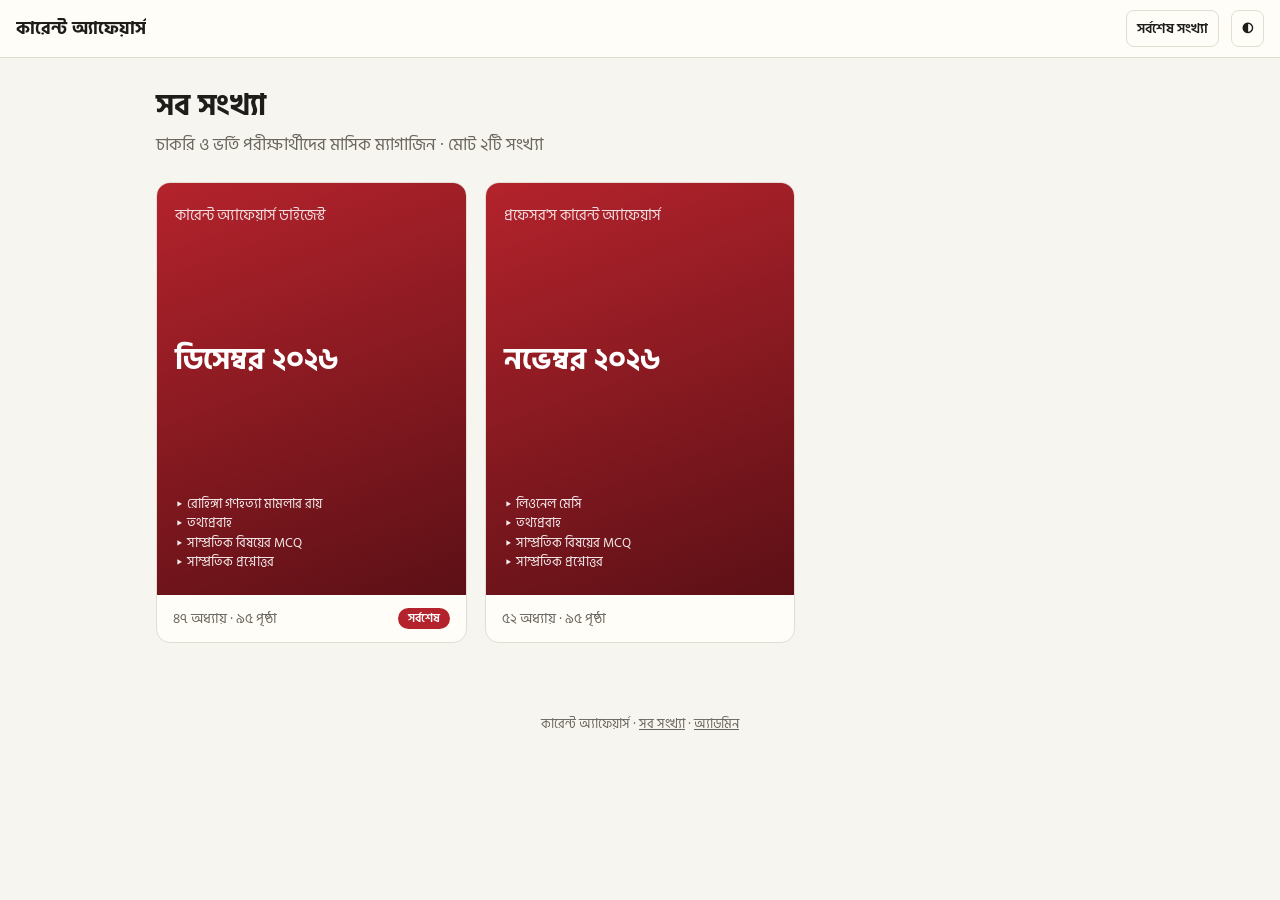
<file: archive.html>
<!doctype html>
<html lang="bn">
<head>
<meta charset="utf-8">
<meta name="viewport" content="width=device-width, initial-scale=1">
<title>সব সংখ্যা • কারেন্ট অ্যাফেয়ার্স</title>
<meta name="description" content="চাকরি ও ভর্তি পরীক্ষার্থীদের মাসিক ম্যাগাজিন">
<script>try{var t=localStorage.getItem('theme');if(t)document.documentElement.dataset.theme=t;var f=localStorage.getItem('fs');if(f)document.documentElement.style.setProperty('--fs',f+'px')}catch(e){}</script>
<link rel="preconnect" href="https://fonts.googleapis.com">
<link rel="preconnect" href="https://fonts.gstatic.com" crossorigin>
<link href="https://fonts.googleapis.com/css2?family=Hind+Siliguri:wght@400;600;700&family=Noto+Serif+Bengali:wght@400;600;700&display=swap" rel="stylesheet">
<link rel="stylesheet" href="assets/site.css">
</head>
<body data-root="">
<div class="top">
  <a class="brand" href="index.html">কারেন্ট অ্যাফেয়ার্স</a>
  <span class="sp"></span>
  <a class="nav" href="index.html">সর্বশেষ সংখ্যা</a>
  <button class="btn" id="themeBtn" title="থিম">◐</button>
</div>
<div class="archive">
  <h1>সব সংখ্যা</h1>
  <p>চাকরি ও ভর্তি পরীক্ষার্থীদের মাসিক ম্যাগাজিন · মোট ২টি সংখ্যা</p>
  <div class="issues">
<a class="issue" href="issues/2026-12/">
  <div class="cover"><div class="mt">কারেন্ট অ্যাফেয়ার্স ডাইজেস্ট</div><div class="mm">ডিসেম্বর ২০২৬</div>
  <ul><li>রোহিঙ্গা গণহত্যা মামলার রায়</li><li>তথ্যপ্রবাহ</li><li>সাম্প্রতিক বিষয়ের MCQ</li><li>সাম্প্রতিক প্রশ্নোত্তর</li></ul></div>
  <div class="info"><span>৪৭ অধ্যায় · ৯৫ পৃষ্ঠা</span><span class="badge">সর্বশেষ</span></div>
</a>
<a class="issue" href="issues/2026-11/">
  <div class="cover"><div class="mt">প্রফেসর&#39;স কারেন্ট অ্যাফেয়ার্স</div><div class="mm">নভেম্বর ২০২৬</div>
  <ul><li>লিওনেল মেসি</li><li>তথ্যপ্রবাহ</li><li>সাম্প্রতিক বিষয়ের MCQ</li><li>সাম্প্রতিক প্রশ্নোত্তর</li></ul></div>
  <div class="info"><span>৫২ অধ্যায় · ৯৫ পৃষ্ঠা</span></div>
</a>
  </div>
</div>
<div class="foot">কারেন্ট অ্যাফেয়ার্স · <a href="archive.html">সব সংখ্যা</a> · <a href="admin.html" id="adminLink">অ্যাডমিন</a></div>
<script src="assets/site.js"></script>
<script src="assets/admin.js" defer></script>
</body>
</html>
</file>
<file: assets/site.css>
:root{
  --bg:#f7f5f0; --paper:#fffdf8; --ink:#1f1d1a; --muted:#6b665d; --line:#e3ddd1;
  --accent:#b4232c; --accent-soft:#fbeaea; --side:#fbf9f4; --fact:#f1ece1; --mark:#ffe58a;
  --fs:17px;
}
@media (prefers-color-scheme: dark){
  :root:not([data-theme="light"]){
    --bg:#141311; --paper:#1c1b18; --ink:#ebe6dc; --muted:#a39c8f; --line:#34312b;
    --accent:#ef6b6b; --accent-soft:#3a2224; --side:#191815; --fact:#26241f; --mark:#6b5a12;
  }
}
:root[data-theme="dark"]{
  --bg:#141311; --paper:#1c1b18; --ink:#ebe6dc; --muted:#a39c8f; --line:#34312b;
  --accent:#ef6b6b; --accent-soft:#3a2224; --side:#191815; --fact:#26241f; --mark:#6b5a12;
}
*{box-sizing:border-box}
html{scroll-behavior:smooth;scroll-padding-top:70px}
body{margin:0;background:var(--bg);color:var(--ink);font:var(--fs)/1.75 "Noto Serif Bengali","Nirmala UI",serif}
a{color:var(--accent)}
.top{position:sticky;top:0;z-index:20;display:flex;align-items:center;gap:12px;padding:10px 16px;
  background:var(--paper);border-bottom:1px solid var(--line)}
.top .brand{font:700 18px "Hind Siliguri",sans-serif;color:var(--ink);text-decoration:none;white-space:nowrap;overflow:hidden;text-overflow:ellipsis}
.top .sp{flex:1}
.btn{font:600 14px "Hind Siliguri",sans-serif;background:transparent;color:var(--ink);border:1px solid var(--line);
  border-radius:8px;padding:6px 10px;cursor:pointer}
.btn:hover{border-color:var(--accent);color:var(--accent)}
#menuBtn{display:none}
.search{position:relative}
.search input{font:15px "Hind Siliguri",sans-serif;width:240px;padding:7px 12px;border:1px solid var(--line);
  border-radius:8px;background:var(--bg);color:var(--ink)}
.results{position:absolute;right:0;top:42px;width:420px;max-height:70vh;overflow:auto;background:var(--paper);
  border:1px solid var(--line);border-radius:10px;box-shadow:0 10px 30px rgba(0,0,0,.18);display:none}
.results.show{display:block}
.results a{display:block;padding:9px 14px;border-bottom:1px solid var(--line);color:var(--ink);text-decoration:none;font:14px/1.55 "Hind Siliguri",sans-serif}
.results a:hover{background:var(--accent-soft)}
.results small{color:var(--muted);display:block}
.results .none{padding:12px 14px;color:var(--muted);font:14px "Hind Siliguri",sans-serif}
mark{background:var(--mark);color:inherit;padding:0 1px;border-radius:2px}

.wrap{display:grid;grid-template-columns:300px minmax(0,1fr);}
aside{position:sticky;top:57px;height:calc(100vh - 57px);overflow:auto;background:var(--side);
  border-right:1px solid var(--line);padding:14px 10px 40px;font-family:"Hind Siliguri",sans-serif}
aside summary{cursor:pointer;font-weight:700;font-size:15px;padding:6px 8px;color:var(--accent);list-style:none}
aside summary::-webkit-details-marker{display:none}
aside summary small{color:var(--muted);font-weight:400}
aside ul{list-style:none;margin:0 0 8px;padding:0}
aside li a{display:flex;gap:8px;padding:4px 8px;border-radius:6px;color:var(--ink);text-decoration:none;font-size:14px;line-height:1.45}
aside li a:hover{background:var(--accent-soft)}
aside li a.on{background:var(--accent);color:#fff}
aside .pn{min-width:22px;color:var(--muted);font-size:12px;padding-top:2px}
aside li a.on .pn{color:#fff}

main{padding:24px 16px 80px;min-width:0}
.hero,.chapter{max-width:860px;margin:0 auto 28px;background:var(--paper);border:1px solid var(--line);border-radius:14px;padding:28px 36px}
.hero h1{font:700 30px/1.35 "Hind Siliguri",sans-serif;margin:0 0 6px}
.hero p{color:var(--muted);margin:0 0 18px;font-family:"Hind Siliguri",sans-serif}
.cards{display:grid;grid-template-columns:repeat(auto-fill,minmax(180px,1fr));gap:10px}
.card{display:block;padding:12px 14px;border:1px solid var(--line);border-radius:10px;text-decoration:none;color:var(--ink);font-family:"Hind Siliguri",sans-serif}
.card:hover{border-color:var(--accent)}
.card b{display:block;color:var(--accent)}
.card span{font-size:13px;color:var(--muted)}

.ch-head{border-bottom:2px solid var(--accent);padding-bottom:10px;margin-bottom:8px}
.ch-sec{font:600 13px "Hind Siliguri",sans-serif;color:#fff;background:var(--accent);padding:2px 10px;border-radius:20px}
.ch-head h1{font:700 27px/1.4 "Hind Siliguri",sans-serif;margin:10px 0 2px}
.ch-meta{font:13px "Hind Siliguri",sans-serif;color:var(--muted)}
.chapter h2,.chapter h3{font-family:"Hind Siliguri",sans-serif;line-height:1.4}
.chapter h3{font-size:22px;margin:22px 0 8px;color:var(--accent)}
.chapter h4{font:700 18px "Hind Siliguri",sans-serif;margin:18px 0 6px;padding-left:10px;border-left:4px solid var(--accent)}
.chapter p{margin:0 0 12px;text-align:justify}
.chapter ul,.chapter ol{padding-left:24px}
.chapter li{margin:3px 0}
.pg{display:flex;justify-content:space-between;align-items:center;margin:30px -36px 10px;padding:6px 36px;
  background:var(--bg);border-top:1px dashed var(--line);border-bottom:1px dashed var(--line);
  font:600 13px "Hind Siliguri",sans-serif;color:var(--muted)}
.pg:first-of-type{margin-top:16px}
.pg a{color:var(--muted);text-decoration:none}
.rh{font:12px "Hind Siliguri",sans-serif;color:var(--muted);text-align:center;margin:4px 0 10px}
blockquote{margin:16px 0;padding:10px 16px;background:var(--fact);border-left:4px solid var(--accent);border-radius:0 8px 8px 0;font-size:.92em}
blockquote p{margin:0}
.img{display:block;margin:12px auto;max-width:420px;padding:14px;border:1px dashed var(--line);border-radius:10px;
  text-align:center;font:13px "Hind Siliguri",sans-serif;color:var(--muted);background:var(--bg)}
.img::before{content:"🖼 ";}
.chapter table{border-collapse:collapse;width:100%;margin:12px 0;font-size:.9em;display:block;overflow-x:auto}
.chapter th,.chapter td{border:1px solid var(--line);padding:6px 10px;text-align:left;vertical-align:top}
.chapter th{background:var(--accent-soft)}
.chapter strong{font-weight:700}
.src{margin:18px 0 0;font:13px/1.6 "Hind Siliguri",sans-serif;color:var(--muted);border-top:1px solid var(--line);padding-top:8px}
.src summary{cursor:pointer;font-weight:600}
.src ul{margin:6px 0 0;padding-left:18px}
.src a{word-break:break-all;color:var(--muted)}
#toTop{position:fixed;right:18px;bottom:18px;z-index:15;display:none}

@media (max-width:900px){
  .wrap{grid-template-columns:1fr}
  aside{position:fixed;left:0;top:57px;width:300px;max-width:85vw;z-index:30;transform:translateX(-100%);transition:transform .2s;box-shadow:4px 0 20px rgba(0,0,0,.2)}
  aside.open{transform:none}
  #menuBtn{display:inline-block}
  .hero,.chapter{padding:20px 16px;border-radius:10px}
  .pg{margin:24px -16px 10px;padding:6px 16px}
  .search input{width:140px}
  .results{position:fixed;left:16px;right:16px;width:auto;top:60px}
  .top{gap:8px}
  .top .brand{font-size:15px;flex:1;min-width:0}
  .top .sp{display:none}
  .chapter,.hero{overflow-wrap:anywhere}
  #fontDown,#fontUp{display:none}
}
@media print{.top,aside,#toTop{display:none}.wrap{display:block}.chapter{border:0;break-before:page}}

/* ---------- site additions (spec 001) ---------- */
.top .nav{font:600 14px "Hind Siliguri",sans-serif;color:var(--ink);text-decoration:none;white-space:nowrap;padding:6px 10px;border:1px solid var(--line);border-radius:8px}
.top .nav:hover{border-color:var(--accent);color:var(--accent)}
.badge{display:inline-block;font:600 12px "Hind Siliguri",sans-serif;background:var(--accent);color:#fff;border-radius:20px;padding:1px 10px;vertical-align:middle}
.hero .links{display:flex;flex-wrap:wrap;gap:8px;margin:-6px 0 16px}
.hero .links a{font:600 13px "Hind Siliguri",sans-serif;text-decoration:none;border:1px solid var(--line);border-radius:8px;padding:4px 10px;color:var(--ink)}
.hero .links a:hover{border-color:var(--accent);color:var(--accent)}
.foot{max-width:860px;margin:0 auto;padding:10px 0 30px;text-align:center;font:13px "Hind Siliguri",sans-serif;color:var(--muted)}
.foot a{color:var(--muted)}

/* archive */
.archive{max-width:1000px;margin:0 auto;padding:28px 16px 60px}
.archive h1{font:700 30px/1.35 "Hind Siliguri",sans-serif;margin:0 0 4px}
.archive>p{color:var(--muted);font-family:"Hind Siliguri",sans-serif;margin:0 0 22px}
.issues{display:grid;grid-template-columns:repeat(auto-fill,minmax(230px,1fr));gap:18px}
.issue{display:flex;flex-direction:column;text-decoration:none;color:var(--ink);background:var(--paper);border:1px solid var(--line);border-radius:14px;overflow:hidden;transition:transform .15s,border-color .15s}
.issue:hover{transform:translateY(-3px);border-color:var(--accent)}
.cover{aspect-ratio:3/4;background:linear-gradient(160deg,var(--accent) 0%,#5c1016 100%);color:#fff;padding:22px 18px;display:flex;flex-direction:column;justify-content:space-between;font-family:"Hind Siliguri",sans-serif}
.cover .mt{font-size:15px;opacity:.85;line-height:1.4}
.cover .mm{font:700 30px/1.25 "Hind Siliguri",sans-serif}
.cover ul{margin:0;padding:0;list-style:none;font-size:13px;opacity:.92;line-height:1.5}
.cover li{white-space:nowrap;overflow:hidden;text-overflow:ellipsis}
.cover li::before{content:"▸ "}
.issue .info{padding:12px 16px;font:14px "Hind Siliguri",sans-serif;color:var(--muted);display:flex;justify-content:space-between;align-items:center;gap:8px}

/* ---------- admin layer ---------- */
.it{position:relative;border-radius:8px}
body.admin .it{outline:1px dashed transparent;outline-offset:4px}
body.admin .it:hover{outline-color:var(--line)}
.atb{display:none;gap:6px;justify-content:flex-end;margin:-4px 0 10px;font:13px "Hind Siliguri",sans-serif}
body.admin .atb{display:flex}
.atb button,.abox button,.apanel button{font:600 12px "Hind Siliguri",sans-serif;background:var(--paper);color:var(--muted);border:1px solid var(--line);border-radius:6px;padding:2px 9px;cursor:pointer}
.atb button:hover,.abox button:hover,.apanel button:hover{color:var(--accent);border-color:var(--accent)}
.atb .del:hover{background:var(--accent);color:#fff}
.atb .st{margin-right:auto;font-size:12px;color:var(--muted);align-self:center}
.atb .st b{color:var(--accent)}
.abox{margin:0 0 14px;padding:10px;border:1px solid var(--accent);border-radius:10px;background:var(--accent-soft)}
.abox textarea{width:100%;min-height:74px;font:15px/1.5 "Hind Siliguri",sans-serif;padding:8px;border:1px solid var(--line);border-radius:8px;background:var(--paper);color:var(--ink);resize:vertical}
.abox .row{display:flex;gap:6px;justify-content:flex-end;margin-top:6px}
.abox .row .pri{background:var(--accent);color:#fff;border-color:var(--accent)}
.it.pending-del{opacity:.35;text-decoration:line-through}
.it.pending-del .atb{text-decoration:none}
body.admin .it.hide-del.pending-del{display:none}
.ch-tools{margin:8px 0 0}
.abar{position:fixed;left:50%;bottom:14px;transform:translateX(-50%);z-index:40;display:flex;gap:8px;align-items:center;flex-wrap:wrap;justify-content:center;
  background:var(--ink);color:var(--bg);padding:8px 14px;border-radius:12px;box-shadow:0 8px 30px rgba(0,0,0,.3);font:600 13px "Hind Siliguri",sans-serif;max-width:calc(100vw - 32px)}
.abar button{font:600 13px "Hind Siliguri",sans-serif;background:transparent;color:var(--bg);border:1px solid rgba(127,127,127,.5);border-radius:8px;padding:4px 10px;cursor:pointer}
.abar button:hover{border-color:var(--accent)}
.abar .cnt{background:var(--accent);color:#fff;border-radius:20px;padding:0 8px;margin-left:4px}
.apanel{position:fixed;right:16px;bottom:70px;z-index:41;width:min(520px,calc(100vw - 32px));max-height:70vh;overflow:auto;background:var(--paper);border:1px solid var(--line);border-radius:12px;
  box-shadow:0 10px 40px rgba(0,0,0,.3);padding:14px 16px;font:14px/1.5 "Hind Siliguri",sans-serif;display:none}
.apanel.show{display:block}
.apanel h3{margin:0 0 8px;font-size:17px}
.apanel .e{border:1px solid var(--line);border-radius:8px;padding:8px 10px;margin:8px 0}
.apanel .e small{color:var(--muted);display:block}
.apanel .e pre{white-space:pre-wrap;margin:6px 0;font:12px/1.5 "Hind Siliguri",sans-serif;background:var(--bg);padding:6px 8px;border-radius:6px;max-height:110px;overflow:auto}
.apanel .e .t{display:inline-block;font-size:11px;border-radius:20px;padding:0 8px;color:#fff;background:#555}
.apanel .e .t.delete{background:var(--accent)}
.apanel .e .t.instruction{background:#2563eb}
.apanel .acts{display:flex;flex-wrap:wrap;gap:6px;margin:10px 0}
.apanel .note{color:var(--muted);font-size:12.5px}
.toast{position:fixed;left:50%;top:70px;transform:translateX(-50%);z-index:60;background:var(--ink);color:var(--bg);padding:8px 16px;border-radius:10px;font:600 14px "Hind Siliguri",sans-serif;box-shadow:0 6px 20px rgba(0,0,0,.3)}

/* login */
.login{max-width:380px;margin:9vh auto;padding:28px;background:var(--paper);border:1px solid var(--line);border-radius:14px;font-family:"Hind Siliguri",sans-serif}
.login h1{font-size:24px;margin:0 0 4px}
.login p{color:var(--muted);margin:0 0 18px;font-size:14px}
.login label{display:block;font-size:14px;font-weight:600;margin:12px 0 4px}
.login input{width:100%;font:16px "Hind Siliguri",sans-serif;padding:9px 12px;border:1px solid var(--line);border-radius:8px;background:var(--bg);color:var(--ink)}
.login button{margin-top:18px;width:100%;font:700 16px "Hind Siliguri",sans-serif;padding:10px;border:0;border-radius:8px;background:var(--accent);color:#fff;cursor:pointer}
.login .err{color:var(--accent);font-size:14px;min-height:20px;margin-top:10px}
@media print{.atb,.abar,.apanel,.ch-tools,.abox{display:none!important}}
</file>
